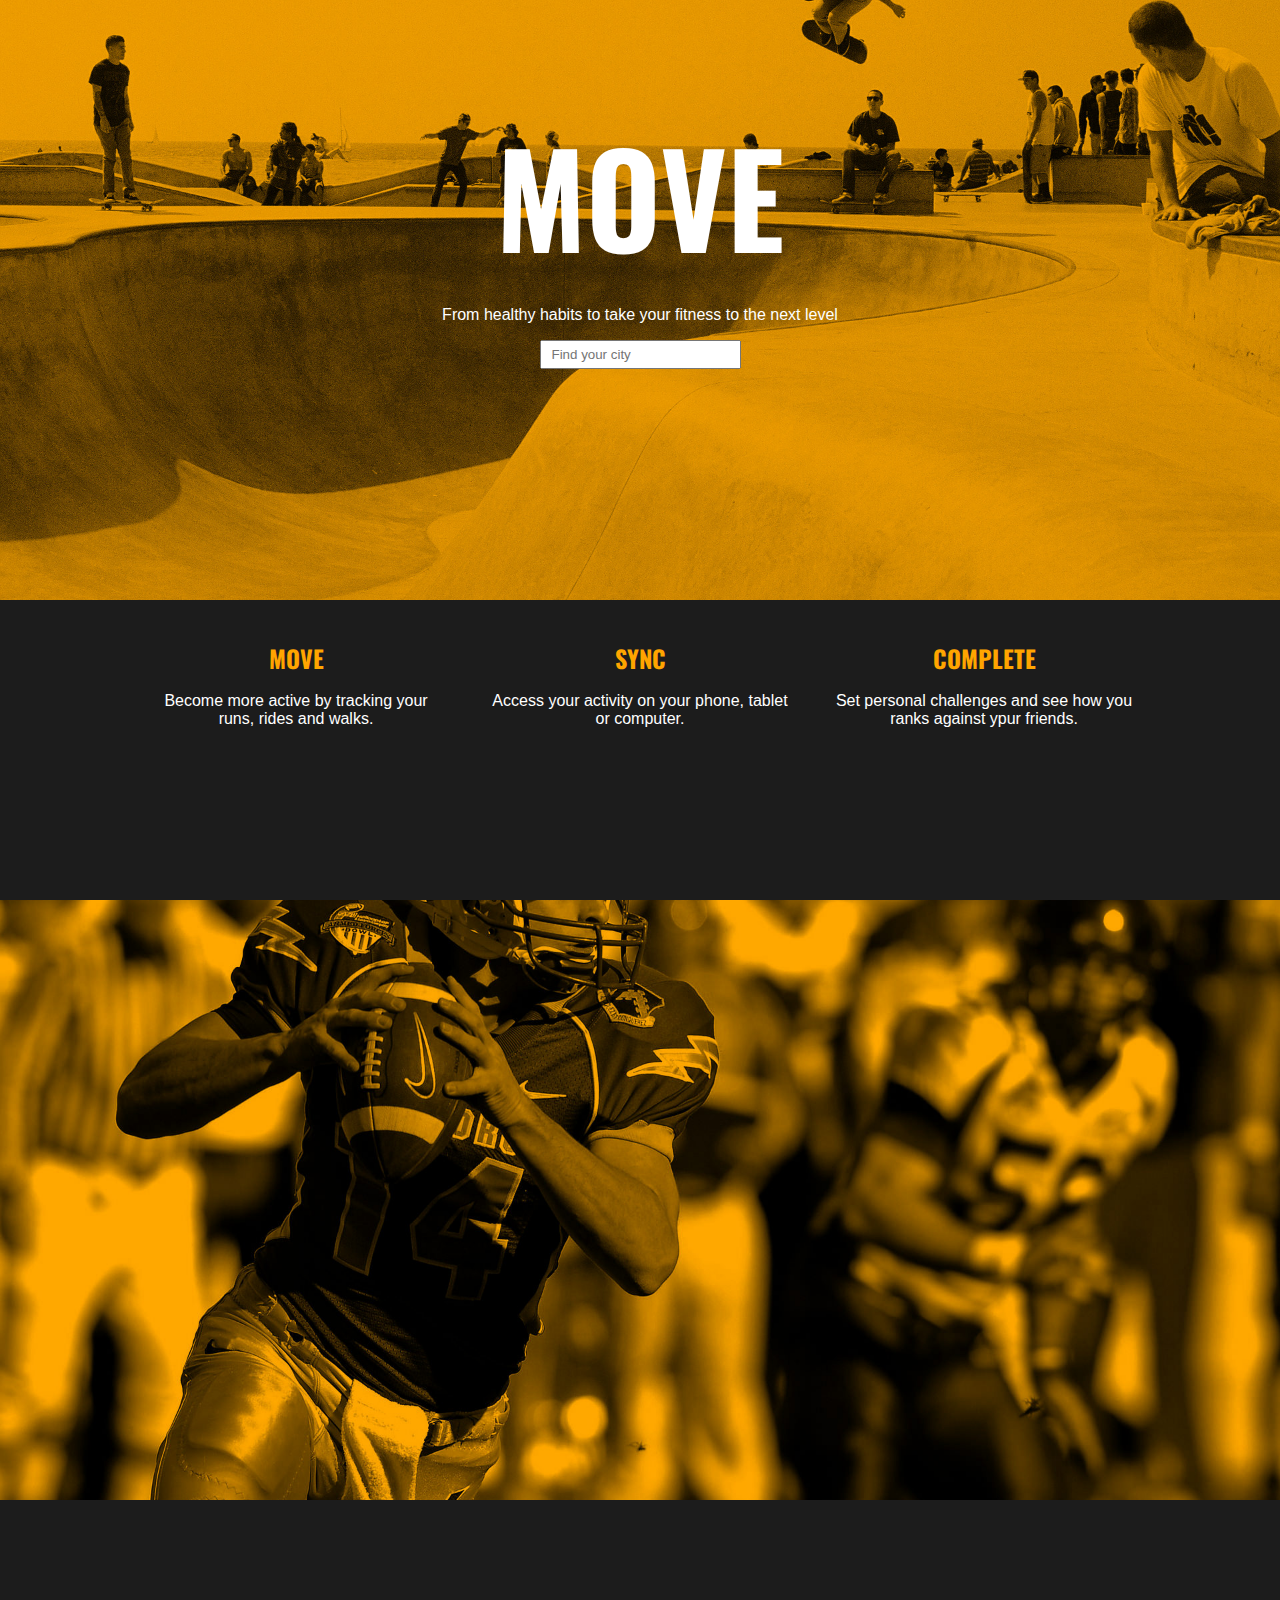
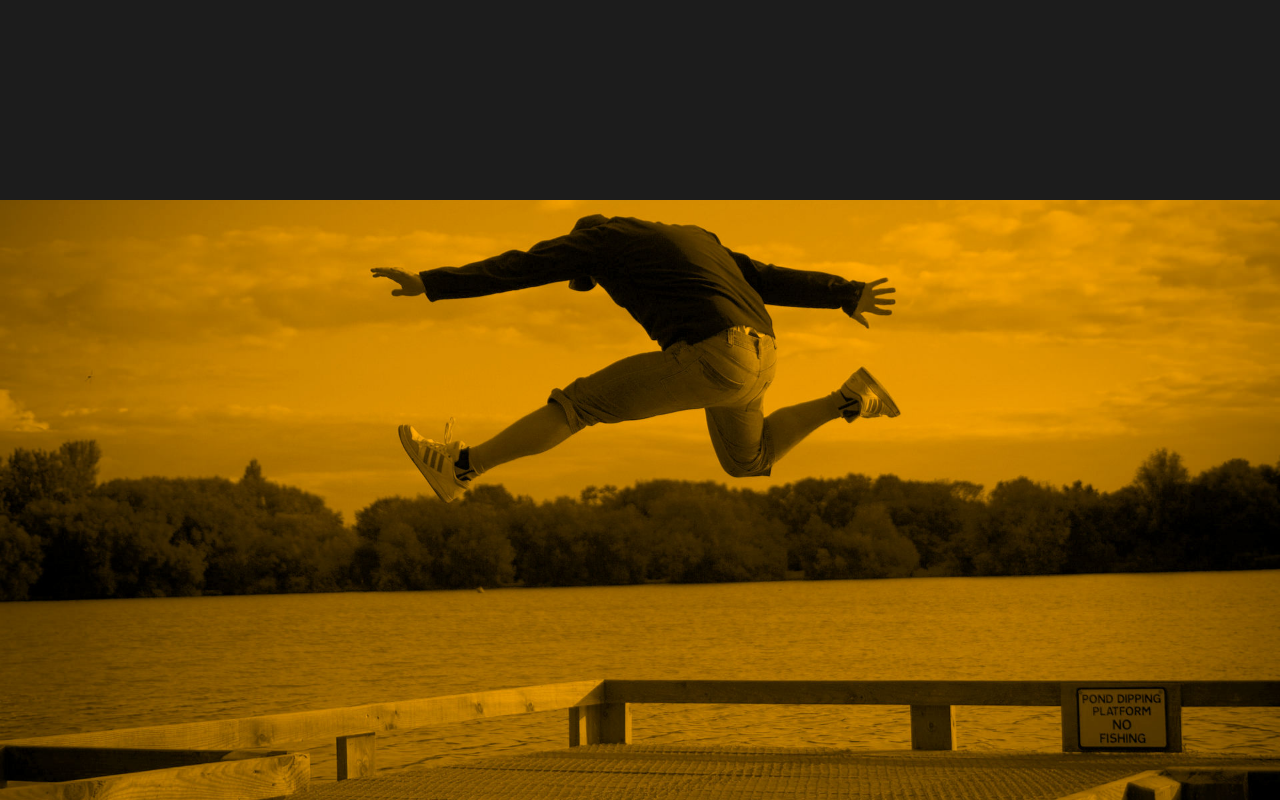
<file: 2. Move/index.html>
<!doctype html>
<html>
  <head>
    <link href='https://fonts.googleapis.com/css?family=Oswald:400,700' rel='stylesheet' type='text/css'>
    <link rel="stylesheet" type="text/css" href="css/style.css">
  </head>
  <body>
        <div class="main">
          <div class="container">
            <h1>Move</h1>
            <p>From healthy habits to take your fitness to the next level</p>
            <input type="text" placeholder="Find your city">
            </div>
        </div>

        <div class="supporting clearfix">
          <div class="container">
            <div>
              <h2>Move</h2>
              <p>Become more active by tracking your runs, rides and walks.</p>
            </div>
            <div>
              <h2>Sync</h2>
              <p>Access your activity on your phone, tablet or computer.</p>
            </div>
            <div>
              <h2>Complete</h2>
              <p>Set personal challenges and see how you ranks against ypur friends.</p>
            </div>
          </div>
        </div>

        <div class="feature">
          <div class="container">
            
          </div>
        </div>

        <div class="supporting">
          <div class="container">
            
          </div>
        </div>

        <div class="footer">
          <div class="container">
            
          </div>
        </div>
      </body>
    </html>
</file>
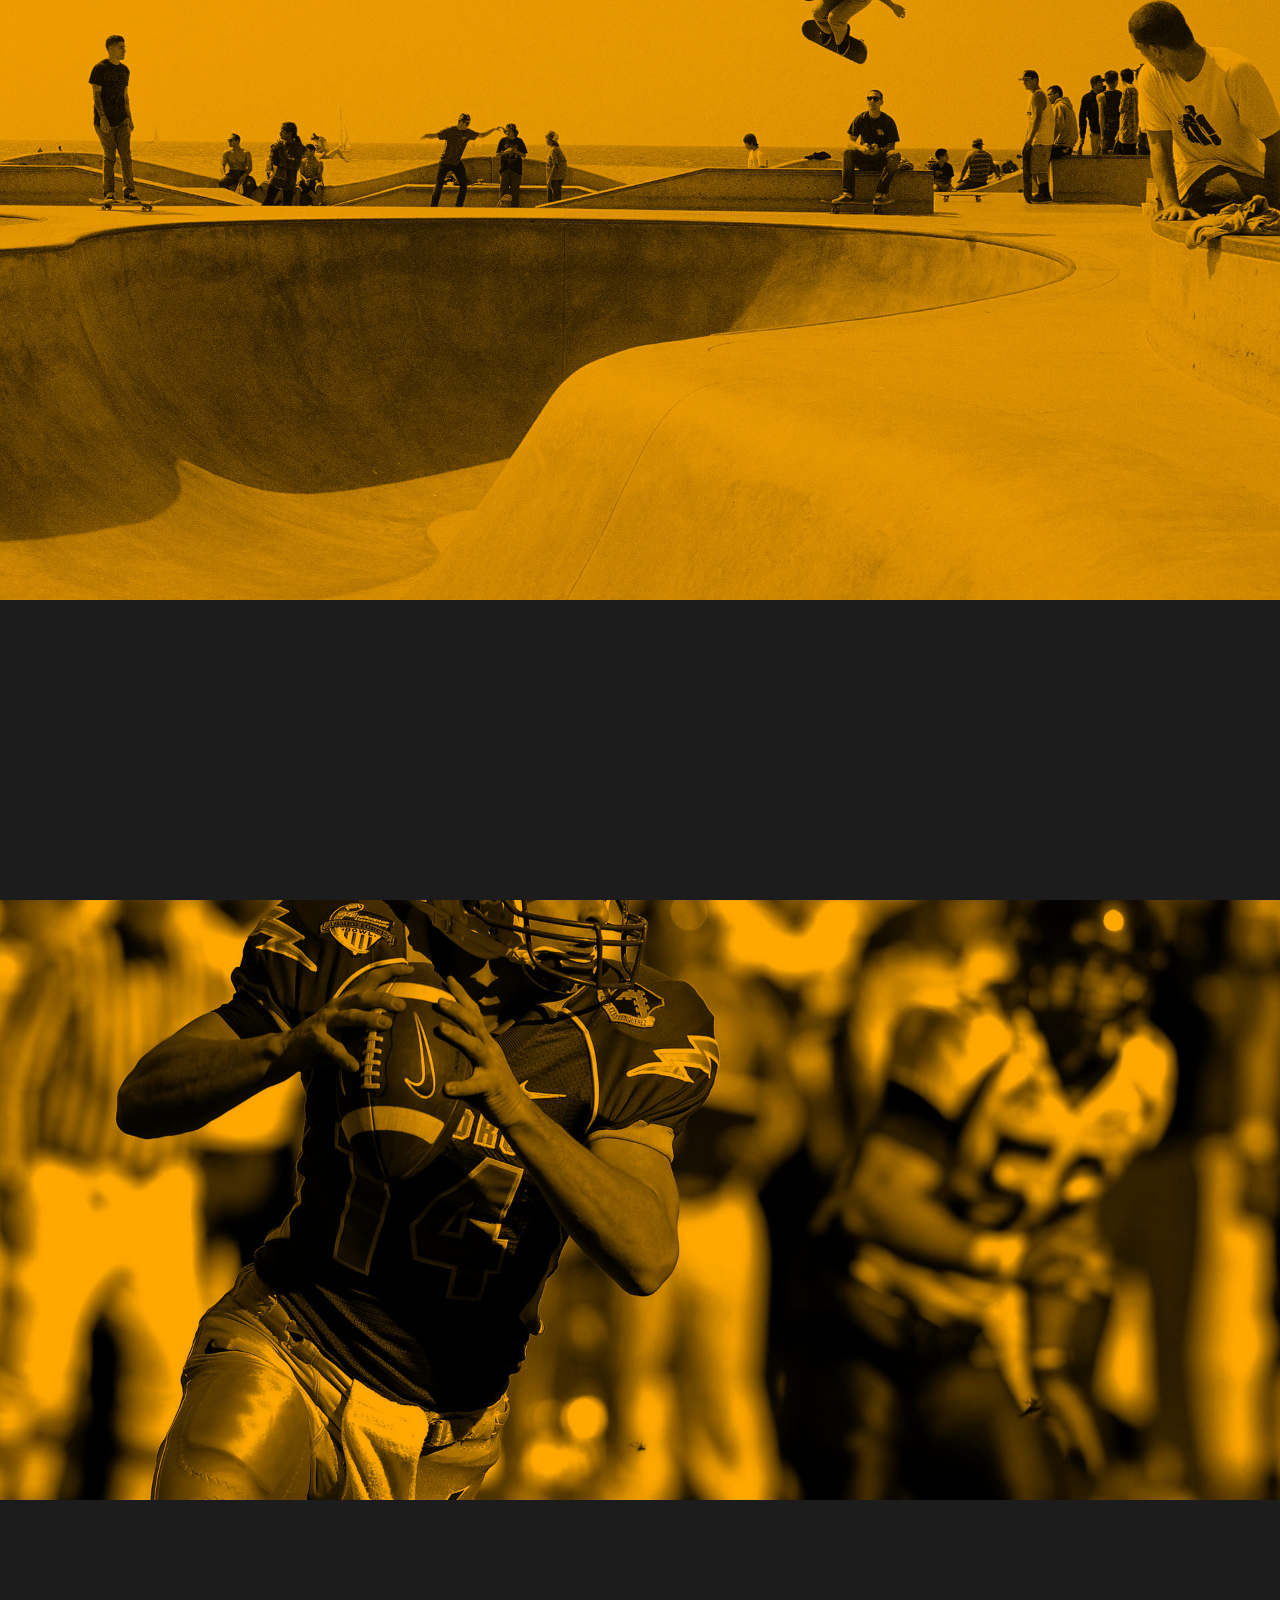
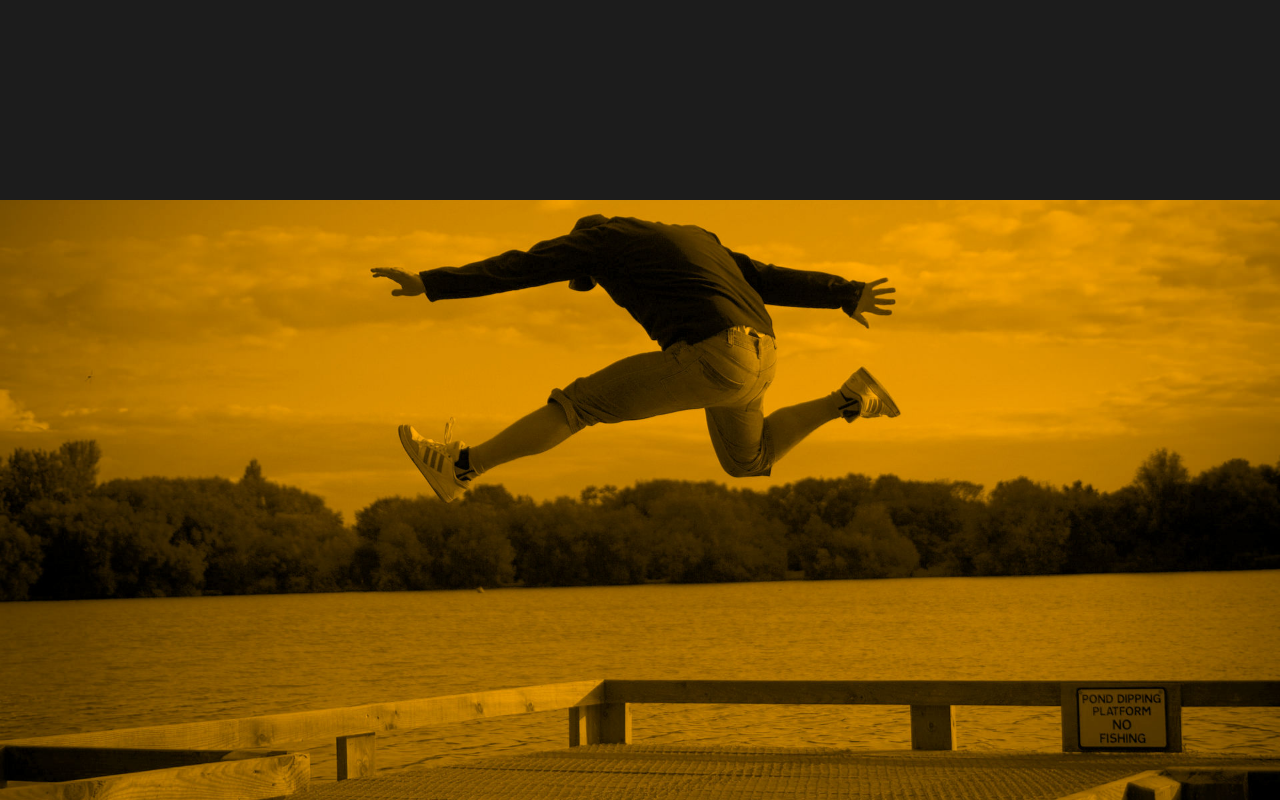
<file: 2. Move/index (1).html>
<!doctype html>
<html>
  <head>
    <link href='https://fonts.googleapis.com/css?family=Oswald:400,700' rel='stylesheet' type='text/css'>
    <link rel="stylesheet" type="text/css" href="css/style.css">
  </head>
  <body>

        <div class="main">

        </div>

        <div class="supporting">

        </div>

        <div class="feature">

        </div>

        <div class="supporting">

        </div>

        <div class="footer">

        </div>
      </body>
    </html>


  </body>
</html>
</file>
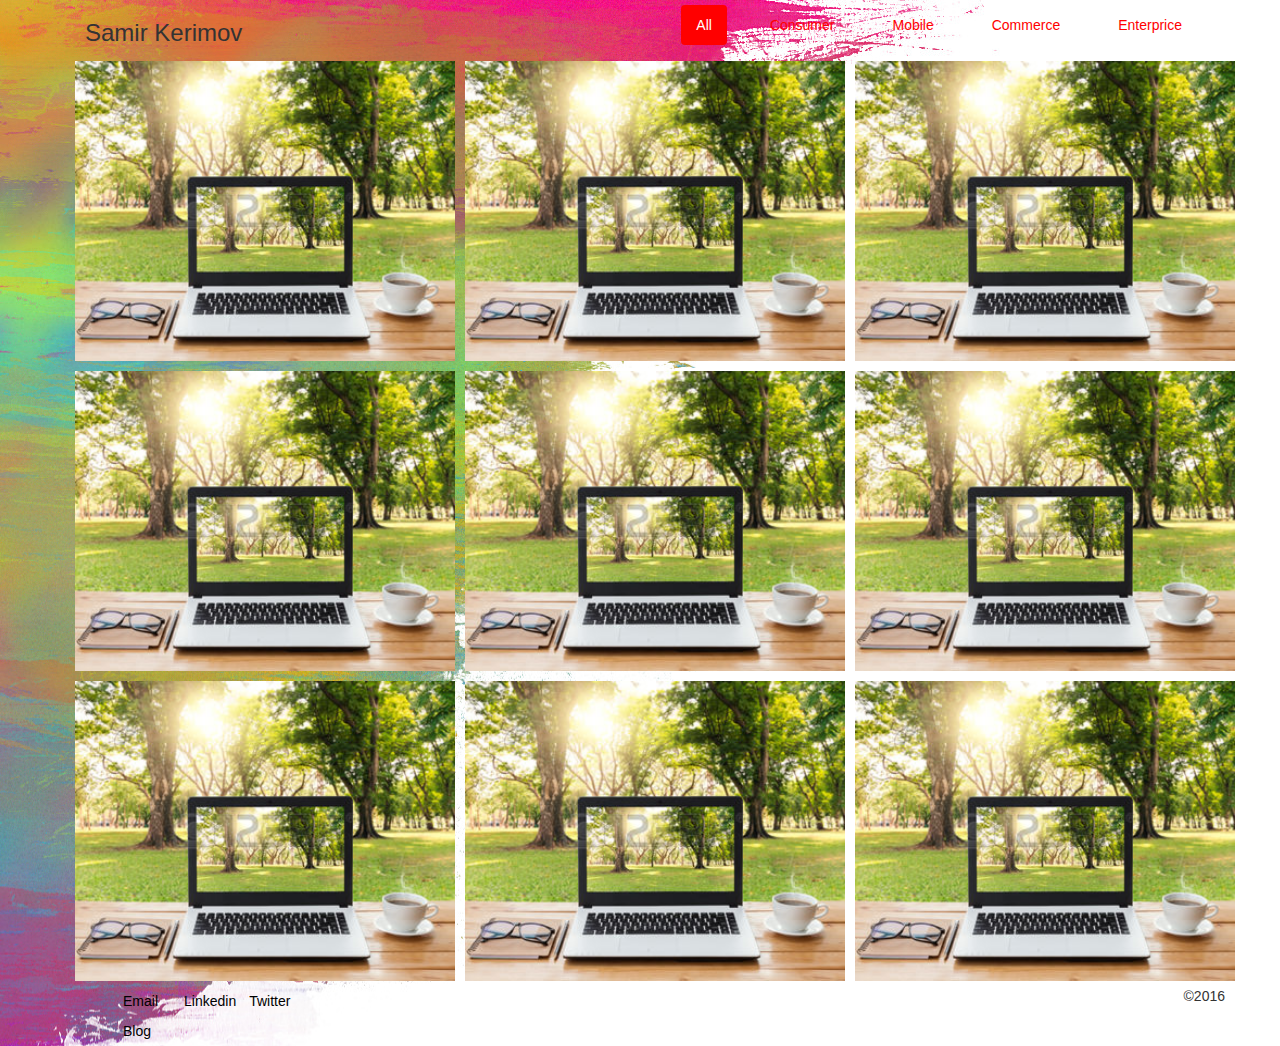
<file: 3. Armando/index .html>
<!DOCTYPE html>
<html>

<head>
  <meta charset="utf-8" name="name" content="content">
  <link rel="stylesheet" href="https://maxcdn.bootstrapcdn.com/bootstrap/3.3.6/css/bootstrap.min.css">
  <link rel='stylesheet' href='css/style.css' />
  <script type="text/javascript" src="script/jquery-2.2.1.js"></script>
</head>

<body>

<div class="header">
	<div class="container">
		<div class="col-md-4">
			<h3>Samir Kerimov</h3>
		</div>
		<div class="pull-right ">
           <ul class="nav nav-pills">
			<li class="active" id="all"><a href="#">All</a></li>
			<li role="presentation" id="consumer"><a href="#">Consumer</a></li>
			<li role="presentation" id="mobile"><a href="#">Mobile</a ></li>
			<li  role="presentation" id="commerce"><a href="#">Commerce</a></li>
			<li  role="presentation" id="enterprice"><a href="#">Enterprice</a></li>
			</ul>
		</div>
	</div>
</div>
<div class="main">
	<div class="container">
		<div class="row">
			<div class="col-md-4 "><img class="firstI" src="images/1.jpg"></div>
			<div class="col-md-4"><img img class="secondI" src="images/1.jpg"></div>
			<div class="col-md-4"><img src="images/1.jpg"></div>
		</div>
		<div class="row">
			<div class="col-md-4  "><img src="images/1.jpg"></div>
			<div class="col-md-4"><img src="images/1.jpg" class="fifthI"></div>
			<div class="col-md-4"><img src="images/1.jpg"></div>

		</div>
		<div class="row">
			<div class="col-md-4 "><img src="images/1.jpg"></div>
			<div class="col-md-4"><img src="images/1.jpg"></div>
			<div class="col-md-4"><img src="images/1.jpg"></div>
		</div>

	</div>
</div>

<div class="footer">
	<div class="container">
		<div class="row">
			<div class="col-md-4 navbaR">
			<ul>
				<li>Email</li>
				<li>Linkedin</li>
				<li>Twitter</li>
				<li>Blog</li>
			</ul>
			</div>
			<div class="pull-right">&copy;2016</div>
		</div>
	</div>

</div>


</body>

</html>

<script type="text/javascript">
$(document).ready(function(){
$("li").click(function(){
	$(".active").removeClass("active");
	$(this).addClass("active");
	$(".firstI, .fifthI").css("border","3px solid green")
})

})


</script>
</file>
<file: 2. Move/css/style.css>
html, body {
  margin: 0;
  padding: 0;
}

h1, h2, a {
  font-family: 'Oswald', sans-serif;
  text-transform: uppercase;
  color: orange;
  display:inline;
}

p {
  font-family: Helvetica, Arial, sans-serif;
  color: white;
}


/* Main */
.main {
  text-align: center;
  height: 600px;
  background: url('../images/bg.jpg');
   background-size: cover;
   background-position:0 70% ;
}

.main .container {
  position: relative;
  top: 100px;
}
.main h1 {
  color: white;
  font-size: 8em;
}
.main input {
  /*width: 250px;*/
  padding: 5px 10px;
}
/* Supporting */
.supporting {
  height: 300px;
  background-color: #1c1c1c;
  text-align: center; 
  /*padding: 80px 80px;*/
}
.supporting .container {
  width: auto;
  position: relative;
  margin: ;
  top:0;
}
.supporting div {
  width: 300px;
  padding: 20px;
  display: inline-block;
}


.clearfix {
  clear: both;
}


/* Feature */
.feature {
  height: 600px;
  text-align: center;
  padding: 0 20px;
  background-image: url('../images/feature.jpg');
  background-size: cover;
   background-position:0 70% ;
}



/* Footer */
.footer {
  height: 600px;
  text-align: center;
  padding: 0 20px;
  background-image: url('../images/footer.jpg');
    background-size: cover;
   background-position:0 70% ;

}
</file>
<file: 3. Armando/css/style.css>
html, body {
  margin: 0;
  background: url("../images/background.jpg");
  background-position: 30% 0;
}

img {
	width: 380px;
	height: 300px;
	margin: 5px;
}

.pull-right ul li  {
  float: left;
  list-style: none;
  padding: 5px 13px ;

}
/*
.pull-right ul li:hover {
	background: red;
	color: white;

}
*/

.nav nav-pills {}
.pull-right ul li a {
	color: red;

}
.navbaR  ul li  {
  float: left;
  list-style: none;
  padding: 5px 13px ;
  color: black;
}
.navbaR  ul li:nth-child(3){
	 float: none;
}


.nav-pills>li.active>a, .nav-pills>li.active>a:focus, .nav-pills>li.active>a:hover {
	background: red;
}
</file>
